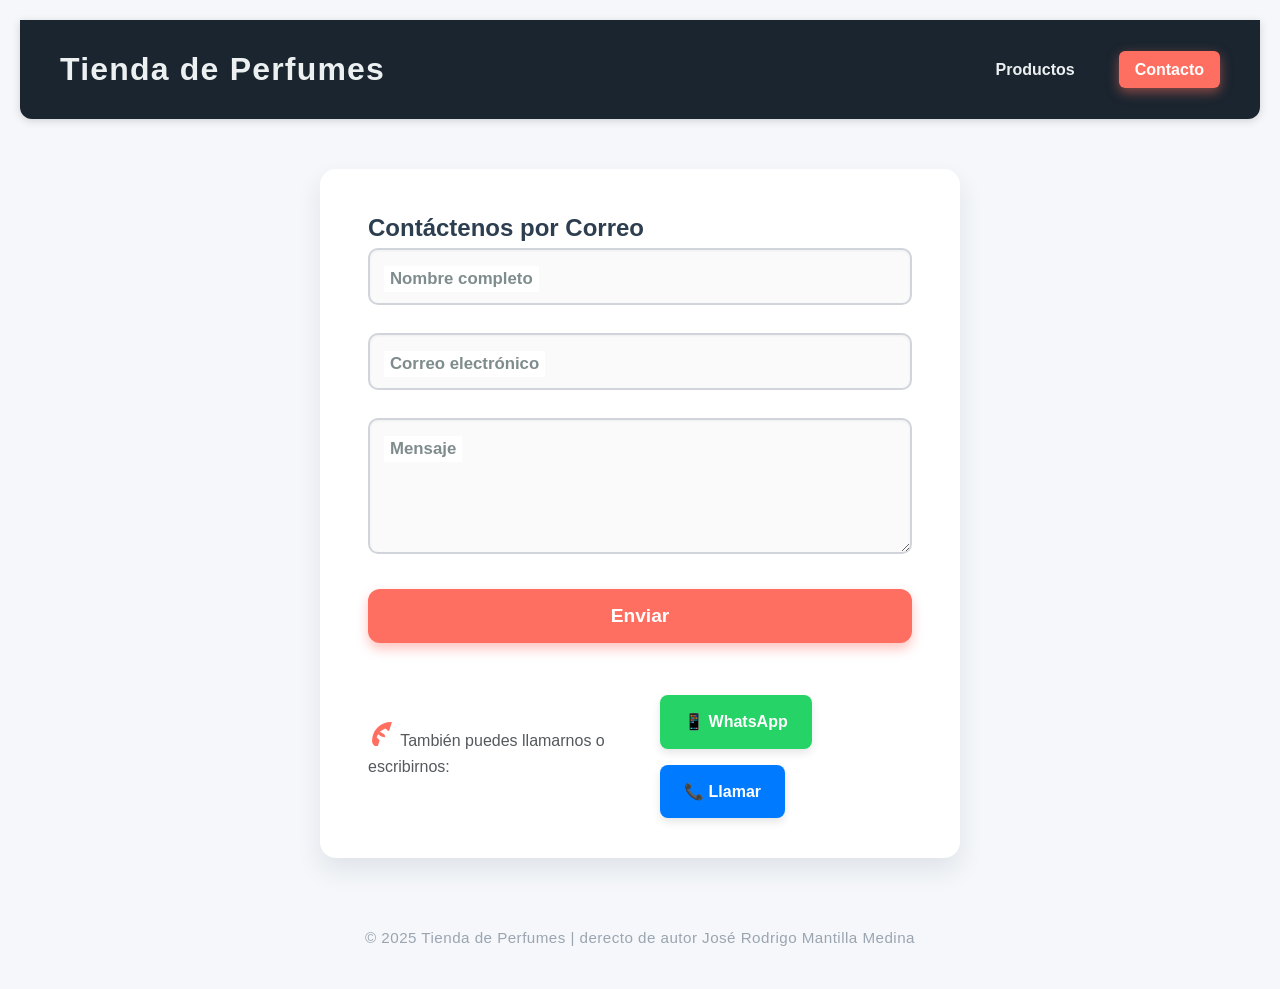
<file: contacto.html>
<!DOCTYPE html>
<html lang="es">

<head>
    <meta charset="UTF-8" />
    <meta name="viewport" content="width=device-width, initial-scale=1" />
    <title>Contacto - Tienda de Perfumes</title>
    <link rel="stylesheet" href="contacto.css" />
</head>

<body>
    <header>
        <div class="logo">
            <h1>Tienda de Perfumes</h1>
        </div>
        <nav>
            <ul>
                <li><a href="index.html#productos">Productos</a></li>
                <li><a href="contacto.html" aria-current="page">Contacto</a></li>
            </ul>
        </nav>
    </header>

    <main>
        <section aria-labelledby="contacto-title" role="form">
            <h2 id="contacto-title">Contáctenos por Correo</h2>

            <form action="https://formspree.io/f/xyznzekd" method="POST" novalidate>
                <div class="form-group">
                    <input type="text" id="nombre" name="nombre" placeholder=" " required autocomplete="name" />
                    <label for="nombre">Nombre completo</label>
                </div>

                <div class="form-group">
                    <input type="email" id="email" name="email" placeholder=" " required autocomplete="email" />
                    <label for="email">Correo electrónico</label>
                </div>

                <div class="form-group">
                    <textarea id="mensaje" name="mensaje" rows="5" placeholder=" " required></textarea>
                    <label for="mensaje">Mensaje</label>
                </div>

                <button type="submit" aria-label="Enviar mensaje">Enviar</button>
            </form>

            <div class="contact-info" aria-label="Información alternativa de contacto">
                <p>
                    <svg xmlns="http://www.w3.org/2000/svg" viewBox="0 0 24 24" aria-hidden="true" focusable="false" width="24" height="24">
                        <path
                            d="M20.5 3.5a16 16 0 0 0-17 17c.6 2.2 2.4 4 4.6 4.6l1.7-5.4a1 1 0 0 0-.3-1.1l-2.1-2.1a12 12 0 0 1 7.6-7.6l2.1 2.1a1 1 0 0 0 1.1-.3l1.7-5.4zM14.8 16a.5.5 0 0 1-.5.4 9 9 0 0 1-5.4-2.3.5.5 0 0 1 0-.7l1.3-1.3a.5.5 0 0 1 .7 0 6 6 0 0 0 2.8 1.7.5.5 0 0 1 .4.5z" />
                    </svg> También puedes llamarnos o escribirnos:
                </p>

                <div class="contact-buttons">
                    <a href="https://wa.me/51991251667" target="_blank" rel="noopener noreferrer" class="whatsapp-button">
                        📱 WhatsApp
                    </a>
                    <a href="tel:+51991251667" class="call-button">
                        📞 Llamar
                    </a>
                </div>
            </div>
        </section>
    </main>

    <footer>
        <p>&copy; 2025 Tienda de Perfumes | derecto de autor José Rodrigo Mantilla Medina</p>
    </footer>
</file>
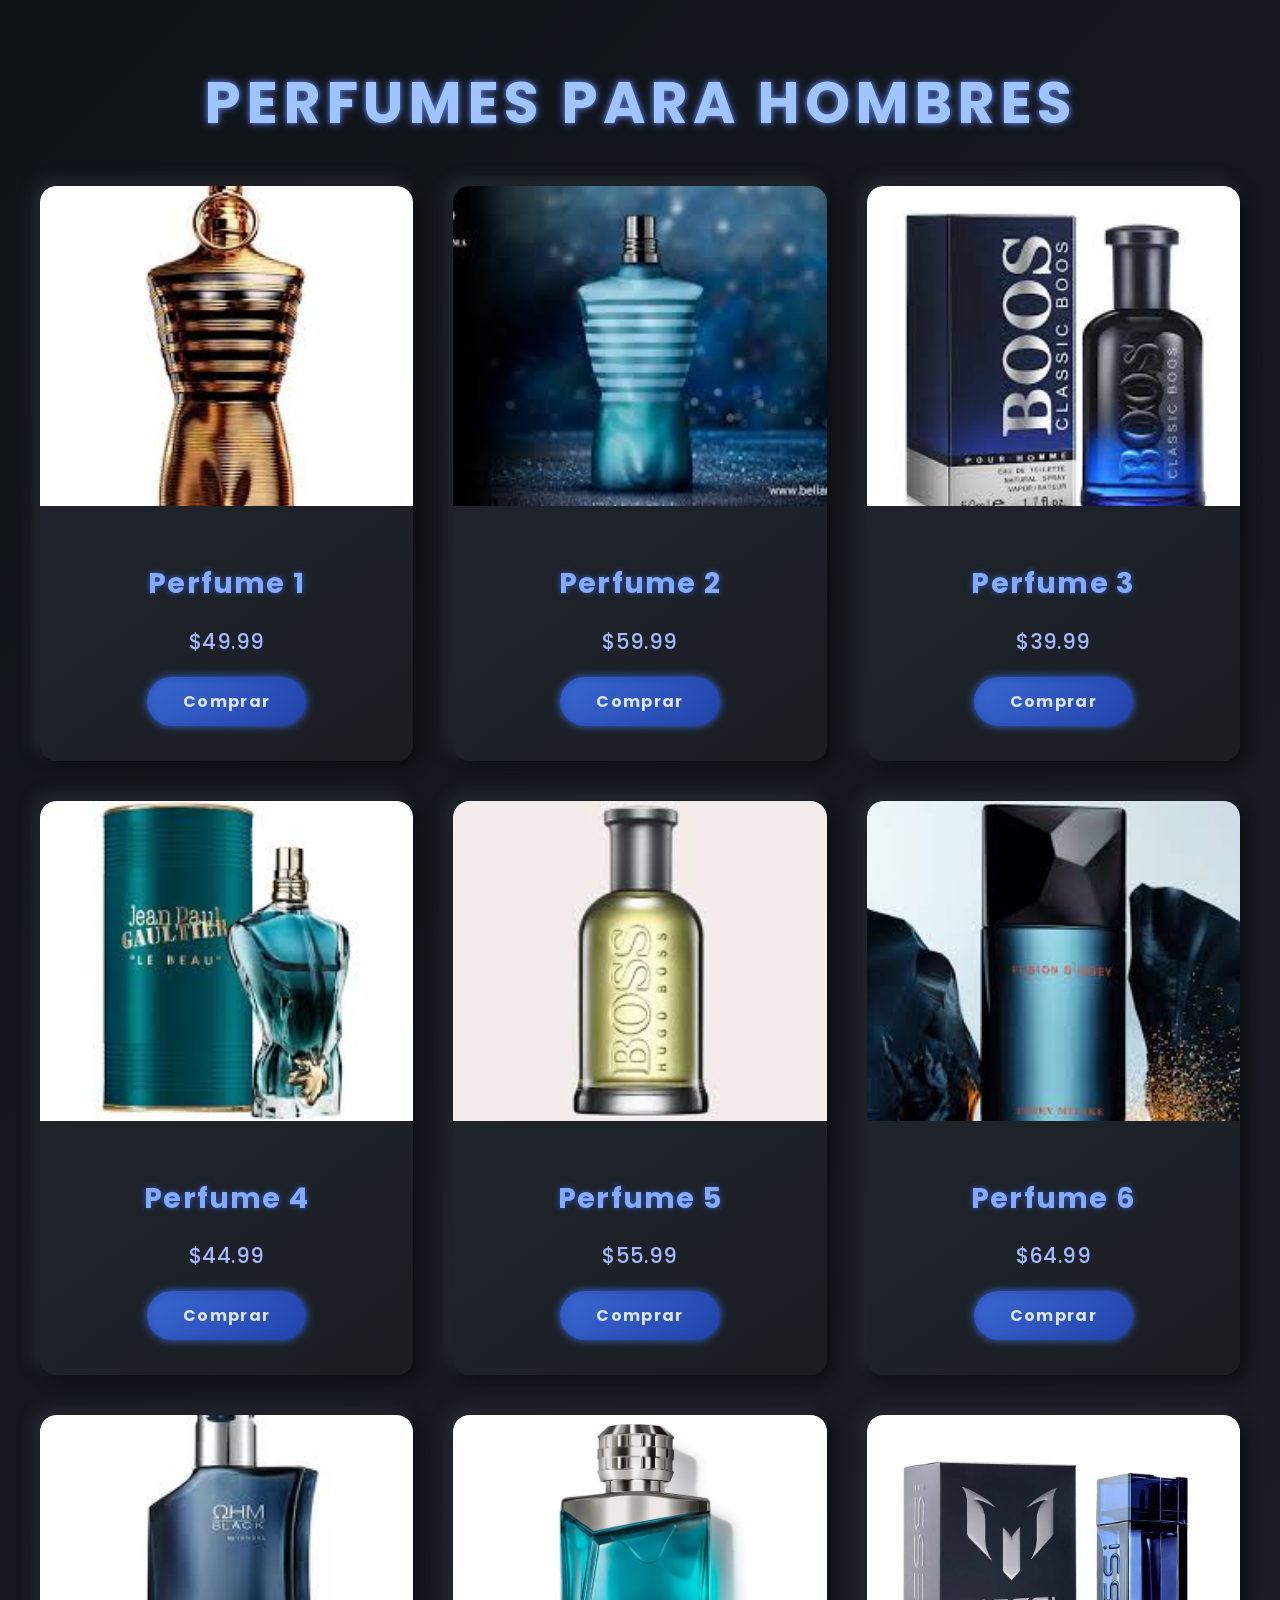
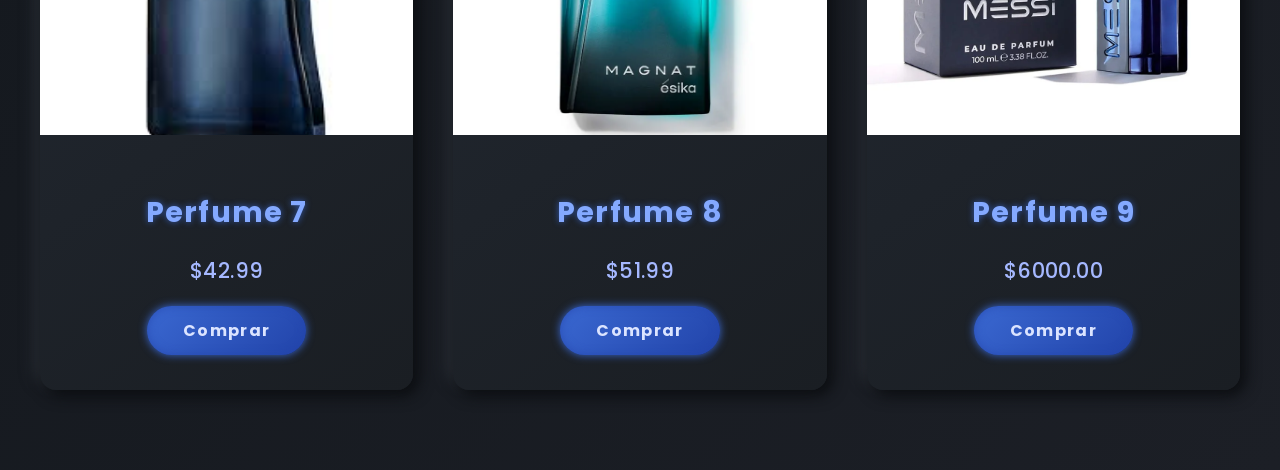
<file: hombre.html>
<!DOCTYPE html>
<html lang="es">

<head>
    <meta charset="UTF-8" />
    <meta name="viewport" content="width=device-width, initial-scale=1" />
    <title>Perfumes para Hombres</title>

    <link rel="stylesheet" href="hombre.css" />
</head>

<body>

    <h1>Perfumes para Hombres</h1>

    <div class="galeria">

        <div class="perfume">
            <img src="perfumesdehombres/hombre1.jpg" alt="Perfume 1" />
            <div class="info">
                <h2>Perfume 1</h2>
                <p>$49.99</p>
                <a href="https://api.whatsapp.com/send?phone=51991251667&text=Hola,%20quiero%20comprar%20el%20Perfume%201%20por%49.99" target="_blank">Comprar</a>
            </div>
        </div>


        <div class="perfume">
            <img src="perfumesdehombres/hombre2.jpg" alt="Perfume 2" />
            <div class="info">
                <h2>Perfume 2</h2>
                <p>$59.99</p>
                <a href="https://api.whatsapp.com/send?phone=51991251667&text=Hola,%20quiero%20comprar%20el%20Perfume%202%20por%59.99" target="_blank">Comprar</a>
            </div>
        </div>


        <div class="perfume">
            <img src="perfumesdehombres/hombre3.jpg" alt="Perfume 3" />
            <div class="info">
                <h2>Perfume 3</h2>
                <p>$39.99</p>
                <a href="https://api.whatsapp.com/send?phone=51991251667&text=Hola,%20quiero%20comprar%20el%20Perfume%203%20por%39.99" target="_blank">Comprar</a>
            </div>
        </div>


        <div class="perfume">
            <img src="perfumesdehombres/hombre4.jpg" alt="Perfume 4" />
            <div class="info">
                <h2>Perfume 4</h2>
                <p>$44.99</p>
                <a href="https://api.whatsapp.com/send?phone=51991251667&text=Hola,%20quiero%20comprar%20el%20Perfume%204%20por%44.99" target="_blank">Comprar</a>
            </div>
        </div>


        <div class="perfume">
            <img src="perfumesdehombres/hombre5.jpg" alt="Perfume 5" />
            <div class="info">
                <h2>Perfume 5</h2>
                <p>$55.99</p>
                <a href="https://api.whatsapp.com/send?phone=51991251667&text=Hola,%20quiero%20comprar%20el%20Perfume%205%20por%55.99" target="_blank">Comprar</a>
            </div>
        </div>

        <div class="perfume">
            <img src="perfumesdehombres/hombre6.jpg" alt="Perfume 6" />
            <div class="info">
                <h2>Perfume 6</h2>
                <p>$64.99</p>
                <a href="https://api.whatsapp.com/send?phone=51991251667&text=Hola,%20quiero%20comprar%20el%20Perfume%206%20por%64.99" target="_blank">Comprar</a>
            </div>
        </div>


        <div class="perfume">
            <img src="perfumesdehombres/hombre7.jpg" alt="Perfume 7" />
            <div class="info">
                <h2>Perfume 7</h2>
                <p>$42.99</p>
                <a href="https://api.whatsapp.com/send?phone=51991251667&text=Hola,%20quiero%20comprar%20el%20Perfume%207%20por%42.99" target="_blank">Comprar</a>
            </div>
        </div>


        <div class="perfume">
            <img src="perfumesdehombres/hombre8.webp" alt="Perfume 8" />
            <div class="info">
                <h2>Perfume 8</h2>
                <p>$51.99</p>
                <a href="https://api.whatsapp.com/send?phone=51991251667&text=Hola,%20quiero%20comprar%20el%20Perfume%208%20por%51.99" target="_blank">Comprar</a>
            </div>
        </div>


        <div class="perfume">
            <img src="perfumesdehombres/hombre9.webp" alt="Perfume 9" />
            <div class="info">
                <h2>Perfume 9</h2>
                <p>$6000.00</p>
                <a href="https://api.whatsapp.com/send?phone=51991251667&text=Hola,%20quiero%20comprar%20el%20Perfume%209%20por%6000.00" target="_blank">Comprar</a>
            </div>
        </div>
    </div>

</body>

</html>
</file>
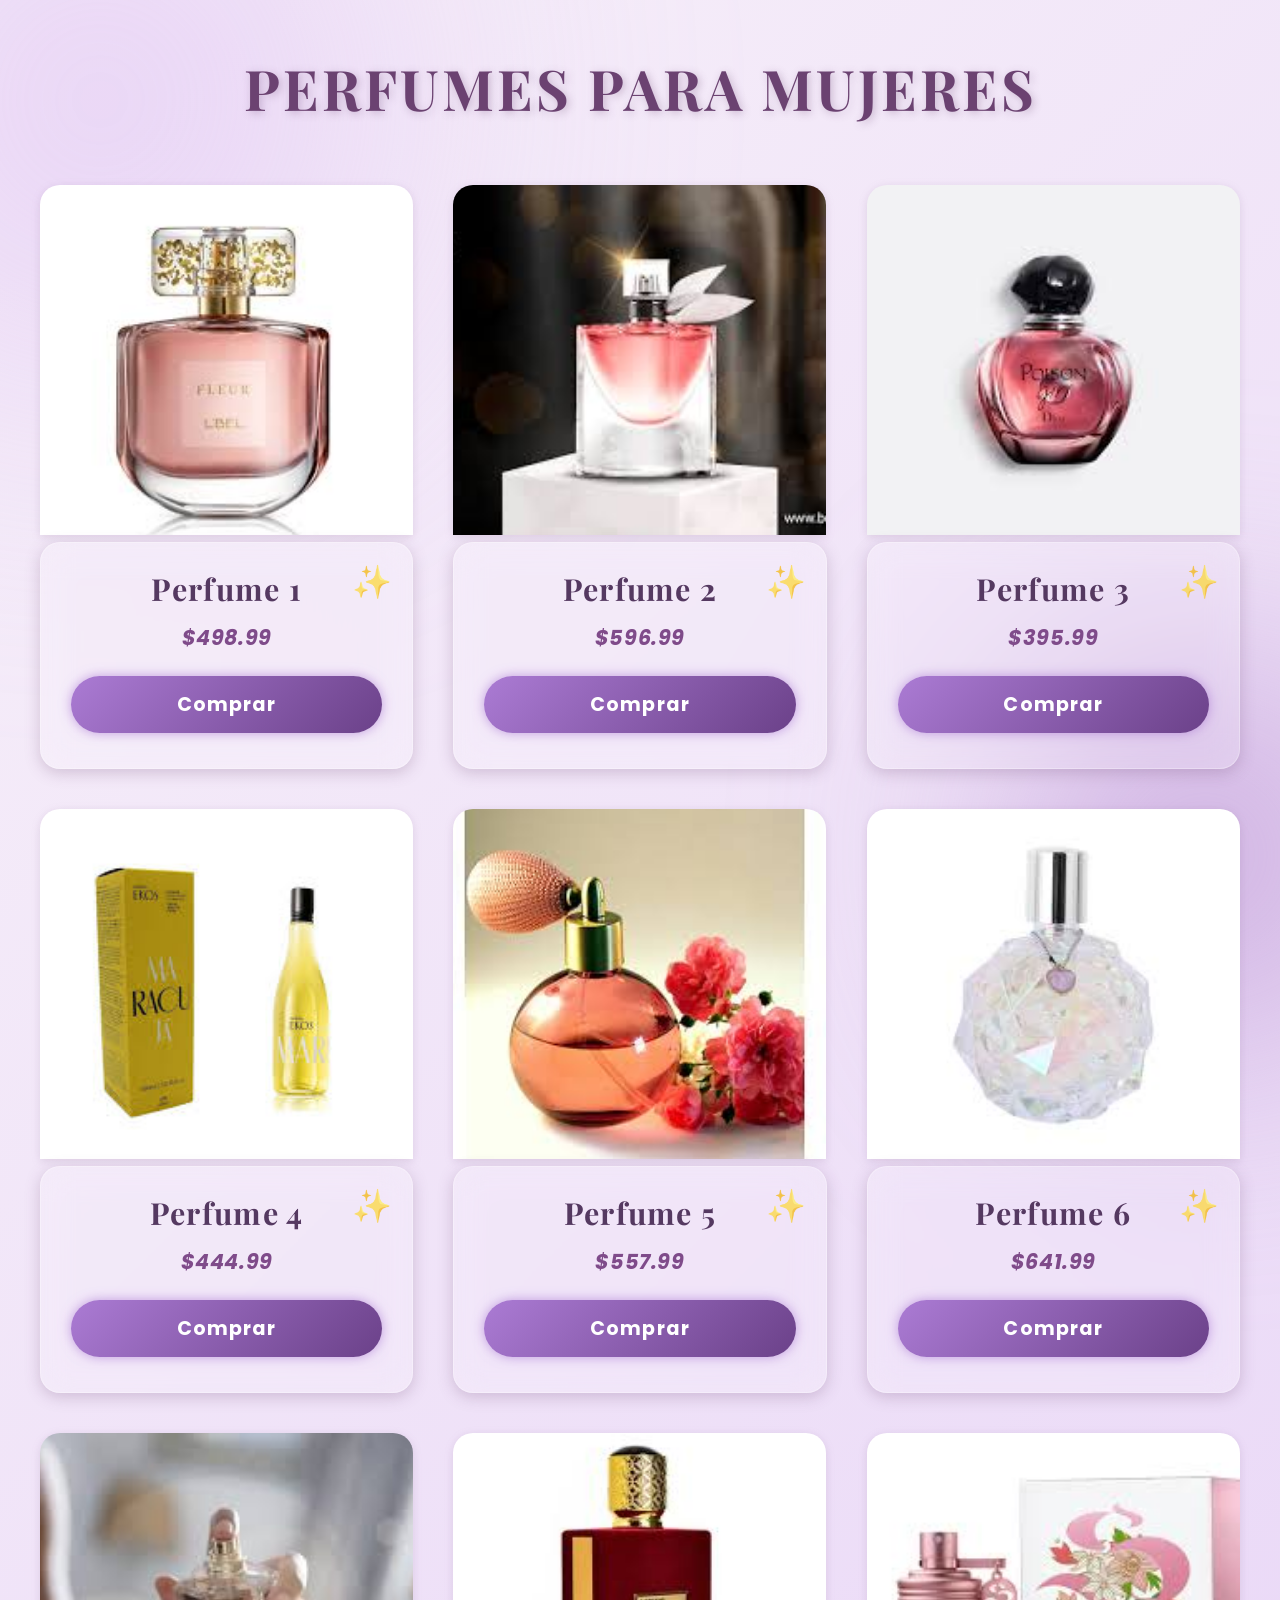
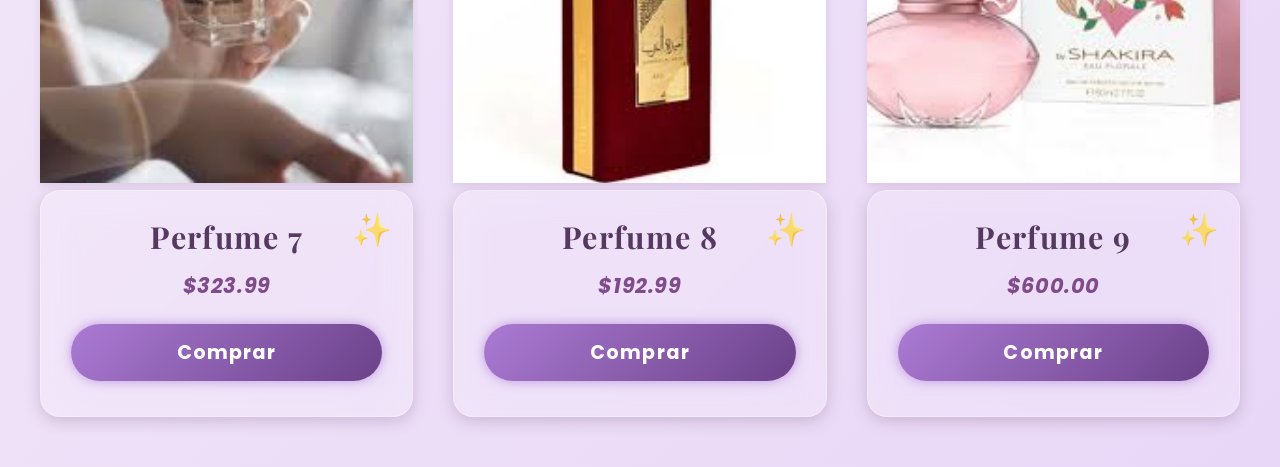
<file: mujer.html>
<!DOCTYPE html>
<html lang="es">

<head>
    <meta charset="UTF-8" />
    <meta name="viewport" content="width=device-width, initial-scale=1" />
    <title>Perfumes para Mujeres</title>

    <!-- Enlace al archivo CSS externo -->
    <link rel="stylesheet" href="mujer.css" />
</head>

<body>

    <h1>Perfumes para Mujeres</h1>

    <div class="galeria">
        <!-- Tarjeta 1 -->
        <div class="perfume">
            <img src="perfumesdemujers/mujer1.jpg" alt="Perfume 1" />
            <div class="info">
                <h2>Perfume 1</h2>
                <p>$498.99</p>
                <a href="https://api.whatsapp.com/send?phone=51991251667&text=Hola,%20quiero%20comprar%20el%20Perfume%201%20por%498.99" target="_blank">Comprar</a>
            </div>
        </div>

        <!-- Tarjeta 2 -->
        <div class="perfume">
            <img src="perfumesdemujers/mujer2.jpg" alt="Perfume 2" />
            <div class="info">
                <h2>Perfume 2</h2>
                <p>$596.99</p>
                <a href="https://api.whatsapp.com/send?phone=51991251667&text=Hola,%20quiero%20comprar%20el%20Perfume%202%20por%596.99" target="_blank">Comprar</a>
            </div>
        </div>

        <!-- Tarjeta 3 -->
        <div class="perfume">
            <img src="perfumesdemujers/mujer3.jpg" alt="Perfume 3" />
            <div class="info">
                <h2>Perfume 3</h2>
                <p>$395.99</p>
                <a href="https://api.whatsapp.com/send?phone=51991251667&text=Hola,%20quiero%20comprar%20el%20Perfume%203%20por%395.99" target="_blank">Comprar</a>
            </div>
        </div>

        <!-- Tarjeta 4 -->
        <div class="perfume">
            <img src="perfumesdemujers/mujer4.jpg" alt="Perfume 4" />
            <div class="info">
                <h2>Perfume 4</h2>
                <p>$444.99</p>
                <a href="https://api.whatsapp.com/send?phone=51991251667&text=Hola,%20quiero%20comprar%20el%20Perfume%204%20por%444.99" target="_blank">Comprar</a>
            </div>
        </div>

        <!-- Tarjeta 5 -->
        <div class="perfume">
            <img src="perfumesdemujers/mujer5.jpg" alt="Perfume 5" />
            <div class="info">
                <h2>Perfume 5</h2>
                <p>$557.99</p>
                <a href="https://api.whatsapp.com/send?phone=51991251667&text=Hola,%20quiero%20comprar%20el%20Perfume%205%20por%557.99" target="_blank">Comprar</a>
            </div>
        </div>

        <!-- Tarjeta 6 -->
        <div class="perfume">
            <img src="perfumesdemujers/mujer6.jpg" alt="Perfume 6" />
            <div class="info">
                <h2>Perfume 6</h2>
                <p>$641.99</p>
                <a href="https://api.whatsapp.com/send?phone=51991251667&text=Hola,%20quiero%20comprar%20el%20Perfume%206%20por%641.99" target="_blank">Comprar</a>
            </div>
        </div>

        <!-- Tarjeta 7 -->
        <div class="perfume">
            <img src="perfumesdemujers/mujer7.jpg" alt="Perfume 7" />
            <div class="info">
                <h2>Perfume 7</h2>
                <p>$323.99</p>
                <a href="https://api.whatsapp.com/send?phone=51991251667&text=Hola,%20quiero%20comprar%20el%20Perfume%207%20por%323.99" target="_blank">Comprar</a>
            </div>
        </div>

        <!-- Tarjeta 8 -->
        <div class="perfume">
            <img src="perfumesdemujers/mujer8.jpg" alt="Perfume 8" />
            <div class="info">
                <h2>Perfume 8</h2>
                <p>$192.99</p>
                <a href="https://api.whatsapp.com/send?phone=51991251667&text=Hola,%20quiero%20comprar%20el%20Perfume%208%20por%192.99" target="_blank">Comprar</a>
            </div>
        </div>

        <!-- Tarjeta 9 -->
        <div class="perfume">
            <img src="perfumesdemujers/mujer9.jpg" alt="Perfume 9" />
            <div class="info">
                <h2>Perfume 9</h2>
                <p>$600.00</p>
                <a href="https://api.whatsapp.com/send?phone=51991251667&text=Hola,%20quiero%20comprar%20el%20Perfume%209%20por600.00" target="_blank">Comprar</a>
            </div>
        </div>
    </div>

</body>

</html>
</file>
<file: contacto.css>
/* Reset básico */

*,
*::before,
*::after {
    box-sizing: border-box;
    margin: 0;
    padding: 0;
}

body {
    font-family: 'Segoe UI', Tahoma, Geneva, Verdana, sans-serif;
    background-color: #f5f7fa;
    color: #2c3e50;
    line-height: 1.6;
    padding: 20px;
    min-height: 100vh;
    display: flex;
    flex-direction: column;
    -webkit-font-smoothing: antialiased;
    -moz-osx-font-smoothing: grayscale;
}


/* Header */

header {
    background-color: #1a252f;
    color: #ecf0f1;
    padding: 24px 40px;
    display: flex;
    justify-content: space-between;
    align-items: center;
    flex-wrap: wrap;
    box-shadow: 0 2px 8px rgba(0, 0, 0, 0.15);
    border-radius: 0 0 12px 12px;
}

header .logo h1 {
    font-weight: 700;
    font-size: 2rem;
    letter-spacing: 1.2px;
    user-select: none;
}

nav ul {
    list-style: none;
    display: flex;
    gap: 28px;
    margin: 0;
}

nav a {
    color: #ecf0f1;
    text-decoration: none;
    font-weight: 600;
    padding: 10px 16px;
    border-radius: 6px;
    transition: background-color 0.3s ease, transform 0.3s ease, box-shadow 0.3s ease;
    box-shadow: inset 0 0 0 0 transparent;
}

nav a:hover,
nav a[aria-current="page"] {
    background-color: #ff6f61;
    transform: scale(1.07);
    box-shadow: 0 4px 12px rgba(255, 111, 97, 0.5);
    color: #fff;
}


/* Main */

main {
    flex: 1;
    max-width: 640px;
    margin: 50px auto;
    background: #ffffff;
    padding: 40px 48px;
    border-radius: 16px;
    box-shadow: 0 12px 24px rgba(44, 62, 80, 0.1);
}


/* Form */

form {
    display: flex;
    flex-direction: column;
    gap: 28px;
}

.form-group {
    position: relative;
}


/* Inputs y textarea */

input[type="text"],
input[type="email"],
textarea {
    width: 100%;
    padding: 16px 14px;
    font-size: 1.1rem;
    border: 2px solid #d1d5db;
    border-radius: 10px;
    background: #fafafa;
    transition: border-color 0.4s ease, box-shadow 0.3s ease;
    outline-offset: 3px;
    resize: vertical;
    font-weight: 500;
    color: #2c3e50;
    box-shadow: inset 0 1px 3px rgba(0, 0, 0, 0.05);
}

input[type="text"]::placeholder,
input[type="email"]::placeholder,
textarea::placeholder {
    color: transparent;
    /* Oculta placeholder para animar etiqueta */
}


/* Etiqueta animada */

label {
    position: absolute;
    top: 18px;
    left: 16px;
    color: #7f8c8d;
    font-size: 1.05rem;
    pointer-events: none;
    background: #ffffff;
    padding: 0 6px;
    transition: 0.3s ease all;
    user-select: none;
    font-weight: 600;
}


/* Etiqueta cuando el input está enfocado o tiene contenido */

input:focus+label,
input:not(:placeholder-shown)+label,
textarea:focus+label,
textarea:not(:placeholder-shown)+label {
    top: -10px;
    left: 12px;
    font-size: 0.85rem;
    color: #ff6f61;
    font-weight: 700;
    letter-spacing: 0.03em;
}


/* Borde en foco */

input:focus,
textarea:focus {
    border-color: #ff6f61;
    box-shadow: 0 0 8px rgba(255, 111, 97, 0.4);
}


/* Botón submit */

button[type="submit"] {
    background-color: #ff6f61;
    color: white;
    font-size: 1.2rem;
    padding: 16px;
    border: none;
    border-radius: 12px;
    cursor: pointer;
    font-weight: 800;
    transition: background-color 0.3s ease, transform 0.2s ease, box-shadow 0.3s ease;
    box-shadow: 0 6px 12px rgba(255, 111, 97, 0.4);
}

button[type="submit"]:hover,
button[type="submit"]:focus {
    background-color: #e85c50;
    transform: scale(1.08);
    outline: none;
    box-shadow: 0 8px 18px rgba(232, 92, 80, 0.5);
}


/* Información alternativa */

.contact-info {
    margin-top: 36px;
    font-size: 1rem;
    color: #55595c;
    display: flex;
    align-items: center;
    gap: 14px;
    font-weight: 500;
}

.contact-info svg {
    width: 28px;
    height: 28px;
    fill: #ff6f61;
    flex-shrink: 0;
}


/* Footer */

footer {
    text-align: center;
    padding: 18px 0;
    font-size: 0.95rem;
    color: #9aa5b1;
    margin-top: auto;
    user-select: none;
    letter-spacing: 0.03em;
}


/* Estilos para los botones de contacto */

.contact-buttons {
    display: flex;
    gap: 16px;
    flex-wrap: wrap;
    margin-top: 16px;
}

.whatsapp-button,
.call-button {
    display: inline-block;
    padding: 14px 24px;
    font-weight: 700;
    border-radius: 8px;
    text-decoration: none;
    color: white;
    transition: background-color 0.3s ease, box-shadow 0.3s ease;
    box-shadow: 0 4px 8px rgba(0, 0, 0, 0.1);
}

.whatsapp-button {
    background-color: #25D366;
}

.whatsapp-button:hover {
    background-color: #1ebe5b;
    box-shadow: 0 6px 14px rgba(37, 211, 102, 0.5);
}

.call-button {
    background-color: #007bff;
}

.call-button:hover {
    background-color: #0056b3;
    box-shadow: 0 6px 14px rgba(0, 123, 255, 0.5);
}


/* Responsive */

@media (max-width: 480px) {
    main {
        margin: 24px 16px;
        padding: 24px 28px;
    }
    nav ul {
        gap: 14px;
    }
    nav a {
        font-size: 1rem;
        padding: 8px 14px;
    }
    header {
        padding: 20px 24px;
    }
}
</file>
<file: hombre.css>
/* Fuente premium */

@import url('https://fonts.googleapis.com/css2?family=Poppins:wght@300;500;700&display=swap');

/* Reset básico */

* {
    box-sizing: border-box;
}

body {
    margin: 0;
    padding: 0;
    font-family: 'Poppins', sans-serif;
    background: linear-gradient(135deg, #121212 0%, #1e1e1e 100%);
    color: #eee;
    min-height: 100vh;
}


/* Título principal */

h1 {
    text-align: center;
    margin: 60px 0 40px;
    font-size: 3.4rem;
    text-transform: uppercase;
    letter-spacing: 5px;
    color: #f2f2f2;
    text-shadow: 2px 2px 8px rgba(255, 255, 255, 0.1), 0 0 15px #8a2be2aa;
}


/* Galería */

.galeria {
    max-width: 1300px;
    margin: 0 auto 80px;
    padding: 0 40px;
    display: grid;
    grid-template-columns: repeat(auto-fit, minmax(280px, 1fr));
    gap: 40px;
    animation: fadeInUp 1s ease forwards;
}


/* Tarjeta */

.perfume {
    background: linear-gradient(145deg, #292929, #1b1b1b);
    border-radius: 20px;
    box-shadow: 10px 10px 30px #0d0d0d, -10px -10px 30px #3a3a3a;
    overflow: hidden;
    cursor: pointer;
    transition: transform 0.35s cubic-bezier(0.4, 0, 0.2, 1), box-shadow 0.35s cubic-bezier(0.4, 0, 0.2, 1);
    position: relative;
}


/* Animación de aparición */

@keyframes fadeInUp {
    from {
        opacity: 0;
        transform: translateY(30px);
    }
    to {
        opacity: 1;
        transform: translateY(0);
    }
}

.perfume:hover {
    transform: translateY(-15px) scale(1.05);
    box-shadow: 20px 20px 40px #050505, -20px -20px 40px #4b3aff;
}


/* Imagen con zoom en hover */

.perfume img {
    width: 100%;
    height: 320px;
    object-fit: cover;
    transition: transform 0.5s ease;
}

.perfume:hover img {
    transform: scale(1.12);
}


/* Información */

.info {
    padding: 25px 20px 35px;
    text-align: center;
    color: #ddd;
}

.info h2 {
    font-size: 1.8rem;
    margin-bottom: 10px;
    font-weight: 600;
    letter-spacing: 1.2px;
    color: #e0d9ff;
    text-shadow: 0 0 6px #8a2be2cc;
}

.info p {
    font-size: 1.3rem;
    margin-bottom: 20px;
    color: #b0a8d8;
    font-weight: 500;
}


/* Botón Comprar con efecto neumorphism invertido */

.info a {
    display: inline-block;
    padding: 12px 36px;
    background: #1a1a1a;
    border-radius: 40px;
    color: #a49fff;
    text-decoration: none;
    font-weight: 700;
    letter-spacing: 1.4px;
    box-shadow: inset 2px 2px 5px #2f2f2f, inset -2px -2px 5px #0d0d0d;
    transition: all 0.3s ease;
}

.info a:hover {
    color: #fff;
    box-shadow: 4px 4px 12px #7f7aff, -4px -4px 12px #918aff;
    background: linear-gradient(135deg, #4a47ff, #7b76ff);
    transform: scale(1.1);
    text-shadow: 0 0 8px #c3bfff;
}


/* Responsive */

@media (max-width: 480px) {
    h1 {
        font-size: 2.4rem;
        letter-spacing: 3px;
        margin: 40px 0 30px;
    }
    .galeria {
        padding: 0 20px;
        gap: 25px;
    }
    .perfume img {
        height: 260px;
    }
    .info h2 {
        font-size: 1.4rem;
    }
    .info p {
        font-size: 1rem;
    }
}


/* Fuente premium */

@import url('https://fonts.googleapis.com/css2?family=Poppins:wght@300;500;700&display=swap');

/* Reset básico */

* {
    box-sizing: border-box;
}

body {
    margin: 0;
    padding: 0;
    font-family: 'Poppins', sans-serif;
    background: linear-gradient(135deg, #0f1419 0%, #1c1f26 100%);
    color: #ddd;
    min-height: 100vh;
}


/* Título principal */

h1 {
    text-align: center;
    margin: 60px 0 40px;
    font-size: 3.6rem;
    text-transform: uppercase;
    letter-spacing: 5px;
    color: #a0c4ff;
    text-shadow: 0 0 5px #5a7bd8, 0 0 10px #5a7bd8aa;
}


/* Galería */

.galeria {
    max-width: 1300px;
    margin: 0 auto 80px;
    padding: 0 40px;
    display: grid;
    grid-template-columns: repeat(auto-fit, minmax(280px, 1fr));
    gap: 40px;
    animation: fadeInUp 1s ease forwards;
}


/* Tarjeta */

.perfume {
    background: linear-gradient(145deg, #222831, #1a1e23);
    border-radius: 16px;
    box-shadow: 5px 5px 15px #0a0c0f, -5px -5px 15px #2c3138;
    overflow: hidden;
    cursor: pointer;
    transition: transform 0.35s cubic-bezier(0.4, 0, 0.2, 1), box-shadow 0.35s cubic-bezier(0.4, 0, 0.2, 1);
    position: relative;
}


/* Animación de aparición */

@keyframes fadeInUp {
    from {
        opacity: 0;
        transform: translateY(30px);
    }
    to {
        opacity: 1;
        transform: translateY(0);
    }
}

.perfume:hover {
    transform: translateY(-12px) scale(1.05);
    box-shadow: 0 0 20px #3a68d1, 10px 10px 30px #0b1b40, -10px -10px 30px #3a68d1aa;
}


/* Imagen con zoom */

.perfume img {
    width: 100%;
    height: 320px;
    object-fit: cover;
    transition: transform 0.5s ease, box-shadow 0.5s ease;
    border-radius: 16px 16px 0 0;
    box-shadow: inset 0 0 8px #2244aa;
}

.perfume:hover img {
    transform: scale(1.12);
    box-shadow: 0 0 20px #3a68d1cc;
}


/* Información */

.info {
    padding: 25px 20px 35px;
    text-align: center;
    color: #cfd8ff;
}

.info h2 {
    font-size: 1.8rem;
    margin-bottom: 10px;
    font-weight: 700;
    letter-spacing: 1.2px;
    color: #84a9ff;
    text-shadow: 0 0 6px #3a68d1cc;
    transition: color 0.3s ease, text-shadow 0.3s ease;
}

.perfume:hover .info h2 {
    color: #aacbff;
    text-shadow: 0 0 10px #558aff;
}

.info p {
    font-size: 1.3rem;
    margin-bottom: 20px;
    color: #a5b8ff;
    font-weight: 500;
    letter-spacing: 0.4px;
}


/* Botón Comprar */

.info a {
    display: inline-block;
    padding: 12px 36px;
    background: linear-gradient(135deg, #3a68d1, #2244aa);
    border-radius: 40px;
    color: #dbe4ff;
    text-decoration: none;
    font-weight: 700;
    letter-spacing: 1.3px;
    box-shadow: 0 0 8px #3a68d1, inset 0 0 10px #2244aaaa;
    transition: all 0.3s ease;
    user-select: none;
}

.info a:hover {
    background: linear-gradient(135deg, #558aff, #2f57d6);
    box-shadow: 0 0 15px #558aff, inset 0 0 15px #2f57d6cc;
    transform: scale(1.1);
    color: #eef4ff;
    text-shadow: 0 0 8px #aacbff;
}


/* Responsive */

@media (max-width: 480px) {
    h1 {
        font-size: 2.8rem;
        letter-spacing: 3px;
        margin: 40px 0 30px;
    }
    .galeria {
        padding: 0 20px;
        gap: 28px;
    }
    .perfume img {
        height: 260px;
    }
    .info h2 {
        font-size: 1.5rem;
    }
    .info p {
        font-size: 1.1rem;
    }
    .info a {
        padding: 10px 30px;
        font-size: 1rem;
    }
}
</file>
<file: mujer.css>
/* mujer.css */


/* Google Fonts */

@import url('https://fonts.googleapis.com/css2?family=Playfair+Display:wght@700&family=Poppins:wght@400;600&display=swap');
* {
    box-sizing: border-box;
    margin: 0;
    padding: 0;
}

body {
    font-family: 'Poppins', sans-serif;
    background: linear-gradient(135deg, #f7f0f9 0%, #e9d7f7 100%);
    min-height: 100vh;
    padding: 50px 20px;
    display: flex;
    flex-direction: column;
    align-items: center;
    position: relative;
    color: #4a3c4a;
    overflow-x: hidden;
}


/* Fondo decorativo suave con luces y destellos */

body::before {
    content: '';
    position: fixed;
    top: -200px;
    left: -200px;
    width: 600px;
    height: 600px;
    background: radial-gradient(circle at center, #d8b4f2 0%, transparent 80%);
    filter: blur(150px);
    z-index: 0;
    pointer-events: none;
}

body::after {
    content: '';
    position: fixed;
    bottom: -180px;
    right: -150px;
    width: 450px;
    height: 450px;
    background: radial-gradient(circle at center, #bb94d4 0%, transparent 90%);
    filter: blur(120px);
    z-index: 0;
    pointer-events: none;
}


/* Título principal */

h1 {
    font-family: 'Playfair Display', serif;
    font-weight: 700;
    font-size: 3.5rem;
    color: #6b4271;
    margin-bottom: 60px;
    letter-spacing: 3px;
    text-transform: uppercase;
    text-align: center;
    text-shadow: 2px 2px 8px rgba(107, 66, 113, 0.3);
    z-index: 1;
}


/* Contenedor galería */

.galeria {
    display: grid;
    grid-template-columns: repeat(auto-fit, minmax(300px, 1fr));
    gap: 40px;
    width: 100%;
    max-width: 1200px;
    z-index: 1;
}


/* Tarjetas con efecto glassmorphism */

.perfume>div {
    background: rgba(255, 255, 255, 0.12);
    border-radius: 20px;
    border: 1.5px solid rgba(255, 255, 255, 0.35);
    backdrop-filter: blur(15px);
    box-shadow: 0 4px 15px rgba(107, 66, 113, 0.25), inset 0 0 40px rgba(255, 255, 255, 0.15);
    transition: transform 0.4s ease, box-shadow 0.4s ease;
    overflow: hidden;
    cursor: pointer;
    position: relative;
}

.perfume>div:hover {
    transform: translateY(-10px);
    box-shadow: 0 12px 25px rgba(107, 66, 113, 0.4), inset 0 0 50px rgba(255, 255, 255, 0.25);
}


/* Imagen de perfume */

.perfume img {
    width: 100%;
    height: 350px;
    object-fit: cover;
    border-top-left-radius: 20px;
    border-top-right-radius: 20px;
    transition: transform 0.6s ease;
    filter: drop-shadow(0 2px 4px rgba(107, 66, 113, 0.15));
    will-change: transform;
}

.perfume>div:hover img {
    transform: scale(1.1) rotate(1deg);
    filter: drop-shadow(0 6px 10px rgba(107, 66, 113, 0.3));
}


/* Info container */

.info {
    padding: 25px 30px 35px;
    color: #553961;
    font-weight: 500;
    display: flex;
    flex-direction: column;
    gap: 8px;
    text-align: center;
}


/* Nombre del perfume */

.info h2 {
    font-family: 'Playfair Display', serif;
    font-weight: 700;
    font-size: 1.9rem;
    letter-spacing: 1.3px;
    margin-bottom: 5px;
    transition: color 0.3s ease;
}

.perfume>div:hover .info h2 {
    color: #9e6bc2;
}


/* Precio */

.info p {
    font-size: 1.3rem;
    font-weight: 700;
    font-style: italic;
    color: #7f4b8a;
    letter-spacing: 0.6px;
}


/* Botón Comprar */

.info a {
    margin-top: 15px;
    background: linear-gradient(135deg, #ab7bd4, #6b4189);
    color: #fff;
    font-weight: 700;
    font-size: 1.2rem;
    padding: 14px 0;
    border-radius: 40px;
    text-decoration: none;
    box-shadow: 0 0 12px rgba(171, 123, 212, 0.7);
    transition: all 0.3s ease;
    user-select: none;
    letter-spacing: 1.1px;
    display: block;
    width: 100%;
}

.info a:hover {
    background: linear-gradient(135deg, #c39cf6, #6e4795);
    box-shadow: 0 0 25px rgba(195, 156, 246, 0.9);
    transform: scale(1.08);
}


/* Pequeños detalles decorativos con pseudo-elementos */

.perfume>div::before {
    content: '✨';
    position: absolute;
    top: 15px;
    right: 20px;
    font-size: 2rem;
    color: #d9b4ff;
    opacity: 0.7;
    pointer-events: none;
    user-select: none;
    transition: opacity 0.4s ease;
}

.perfume>div:hover::before {
    opacity: 1;
    transform: scale(1.2);
}


/* Responsive */

@media (max-width: 480px) {
    body {
        padding: 25px 15px;
    }
    h1 {
        font-size: 2.4rem;
        margin-bottom: 40px;
    }
    .info h2 {
        font-size: 1.5rem;
    }
    .info p {
        font-size: 1.1rem;
    }
    .info a {
        font-size: 1rem;
        padding: 12px 0;
    }
    .perfume img {
        height: 250px;
    }
}
</file>
